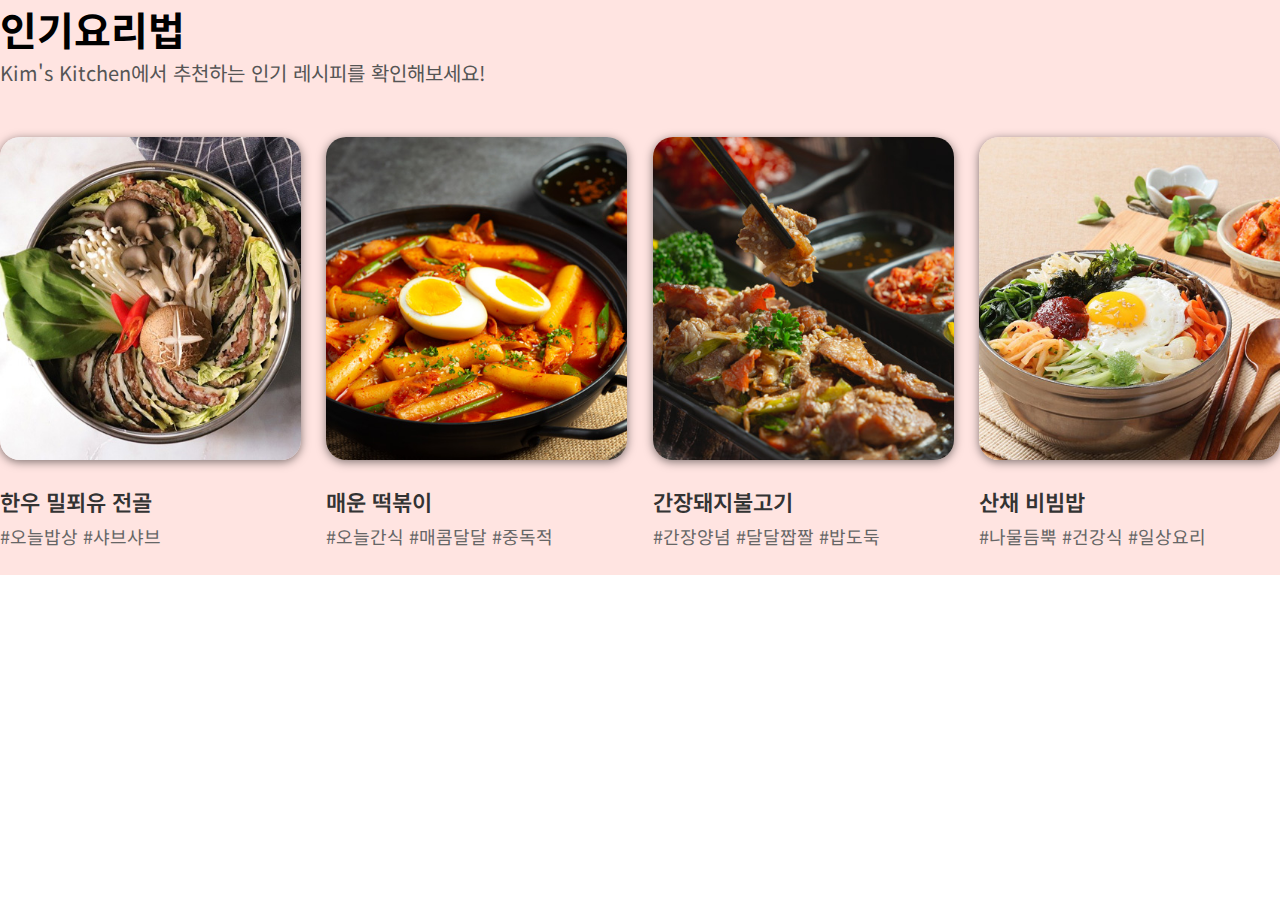
<file: index.html>
<!DOCTYPE html>
<html lang="ko">

<head>
    <meta charset="UTF-8">
    <title>layout_example</title>
    <link href="https://fonts.googleapis.com/css2?family=Noto+Sans+KR:wght@100..900&display=swap" rel="stylesheet">

    <link rel="stylesheet" href="css/01guide_layout_example.css">
</head>

<body>

    <div class="container">

        <div class="recipe">

            <div class="title">
                <h2>인기요리법</h2>
                <p>Kim's Kitchen에서 추천하는 인기 레시피를 확인해보세요!</p>
            </div>

            <div class="content clear">

                <div class="box">
                    <img src="img/example1/shabu_1.jpg" alt="한우밀푀유전골">

                    <h3><a href="detail/recipe-detail-1.html" target="_blank">한우 밀푀유 전골</a></h3>
                    <p>#오늘밥상 #샤브샤브</p>
                </div>

                <div class="box">
                    <img src="img/example1/tteokbokki_1.jpg" alt="떡볶이">

                    <h3><a href="detail/recipe-detail-2.html" target="_blank">매운 떡볶이</a></h3>
                    <p>#오늘간식 #매콤달달 #중독적</p>
                </div>

                <div class="box">
                    <img src="img/example1/bulgogi_1.jpg" alt="간장돼지불고기">

                    <h3><a href="detail/recipe-detail-3.html">간장돼지불고기</a></h3>
                    <p>#간장양념 #달달짭짤 #밥도둑</p>
                </div>

                <div class="box">
                    <img src="img/example1/bibimbap_1.jpg" alt="비빔밥">

                    <h3><a href="detail/recipe-detail-4.html">산채 비빔밥</a></h3>
                    <p>#나물듬뿍 #건강식 #일상요리</p>
                </div>

                <!-- !!추가!! -->
<!-- 
                <div class="box">
                    <img src="img/example1/shabu_1.jpg" alt="한우밀푀유전골">

                    <h3><a href="#">한우 밀푀유 전골</a></h3>
                    <p>#오늘밥상 #샤브샤브</p>
                </div>

                <div class="box">
                    <img src="img/example1/tteokbokki_1.jpg" alt="떡볶이">

                    <h3><a href="#">매운 떡볶이</a></h3>
                    <p>#오늘간식 #매콤달달 #중독적</p>
                </div>

                <div class="box">
                    <img src="img/example1/bulgogi_1.jpg" alt="간장돼지불고기">

                    <h3><a href="#">간장돼지불고기</a></h3>
                    <p>#간장양념 #달달짭짤 #밥도둑</p>
                </div>

                <div class="box">
                    <img src="img/example1/bibimbap_1.jpg" alt="비빔밥">

                    <h3><a href="#">산채 비빔밥</a></h3>
                    <p>#나물듬뿍 #건강식 #일상요리</p>
                </div>

                <div class="box">
                    <img src="img/example1/shabu_1.jpg" alt="한우밀푀유전골">

                    <h3><a href="#">한우 밀푀유 전골</a></h3>
                    <p>#오늘밥상 #샤브샤브</p>
                </div>

                <div class="box">
                    <img src="img/example1/tteokbokki_1.jpg" alt="떡볶이">

                    <h3><a href="#">매운 떡볶이</a></h3>
                    <p>#오늘간식 #매콤달달 #중독적</p>
                </div>

                <div class="box">
                    <img src="img/example1/bulgogi_1.jpg" alt="간장돼지불고기">

                    <h3><a href="#">간장돼지불고기</a></h3>
                    <p>#간장양념 #달달짭짤 #밥도둑</p>
                </div>

                <div class="box">
                    <img src="img/example1/bibimbap_1.jpg" alt="비빔밥">

                    <h3><a href="#">산채 비빔밥</a></h3>
                    <p>#나물듬뿍 #건강식 #일상요리</p>
                </div> -->

                <!-- ::after / float 해제 -->

            <!-- </div> -->
        </div>
    </div>
</body>

</html>
</file>
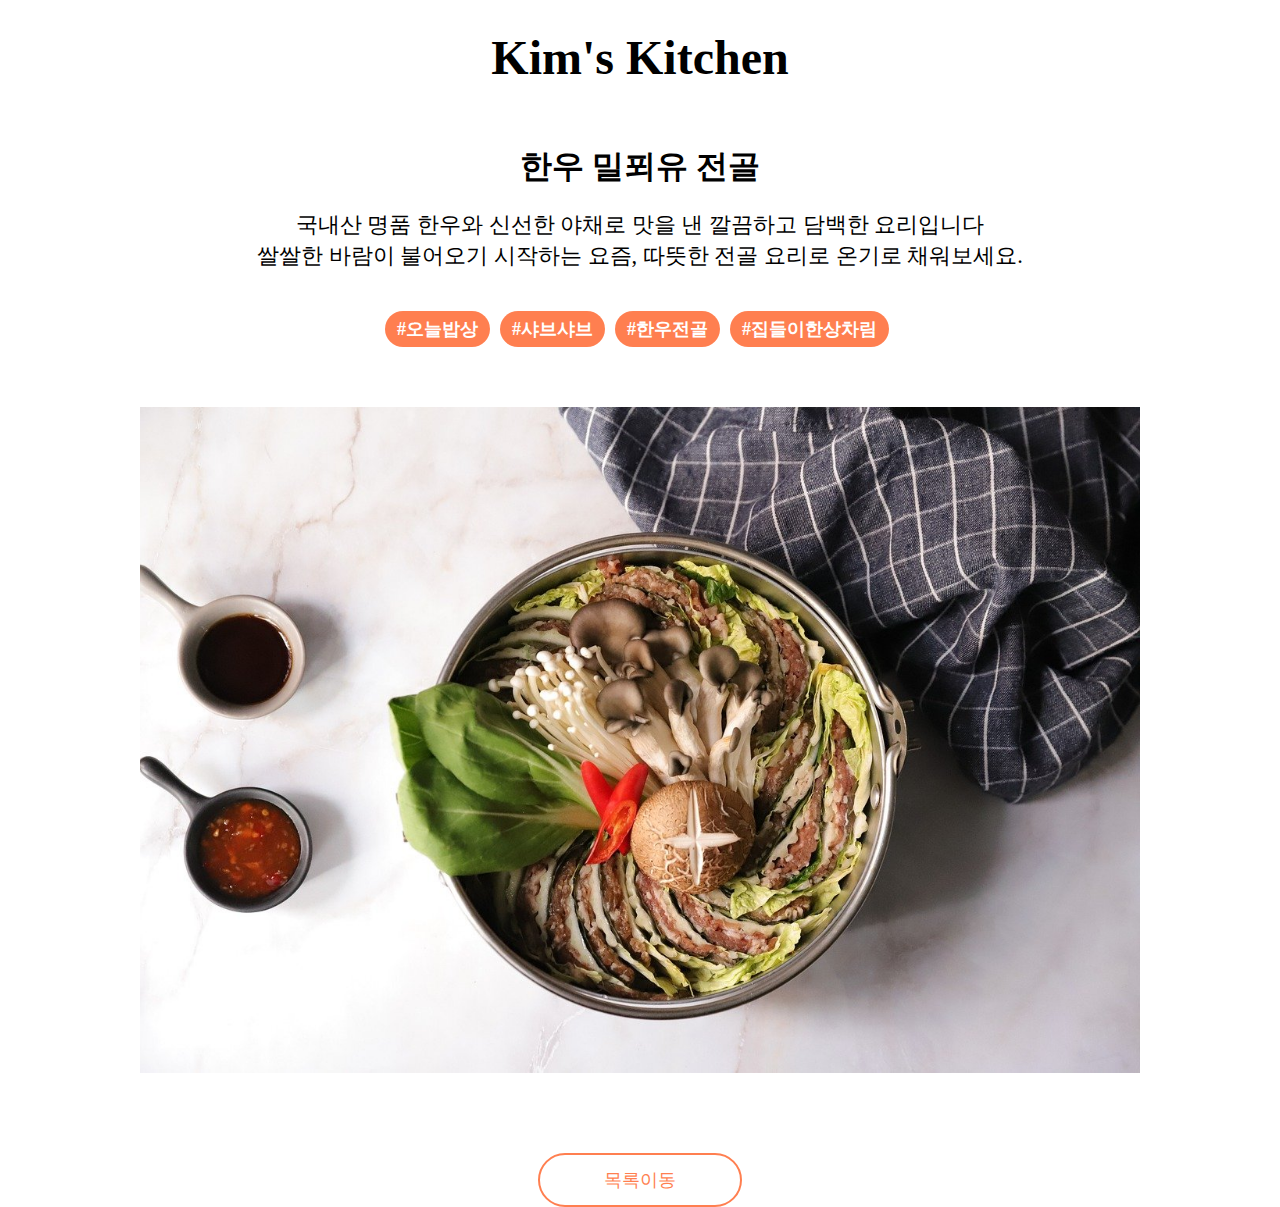
<file: detail/recipe-detail-1.html>
<!DOCTYPE html>
<html lang="ko">

<head>
    <meta charset="UTF-8">
    <title>레시피 | 한우 밀푀유 전골</title>
    <link rel="stylesheet" href="css/recipe-detail.css">
</head>

<body>
    <h1 class="logo">Kim's Kitchen</h1>

    <div class="detail-content">

        <div class="title">

            <h2>한우 밀푀유 전골</h2>

            <p class="des">
                국내산 명품 한우와 신선한 야채로 맛을 낸 깔끔하고 담백한 요리입니다<br>
                쌀쌀한 바람이 불어오기 시작하는 요즘, 따뜻한 전골 요리로 온기로 채워보세요.
            </p>


            <p class="keyword">
                <span>#오늘밥상</span>
                <span>#샤브샤브</span>
                <span>#한우전골</span>
                <span>#집들이한상차림</span>
            </p>
        </div>


        <div class="main-img">
            <img src="../img/example1/shabu_detail.jpg" alt="한우 밀푀유전골 상차림">
        </div>
        <a href="../index.html" class="back">목록이동</a>

    </div>
</body>

</html>
</file>
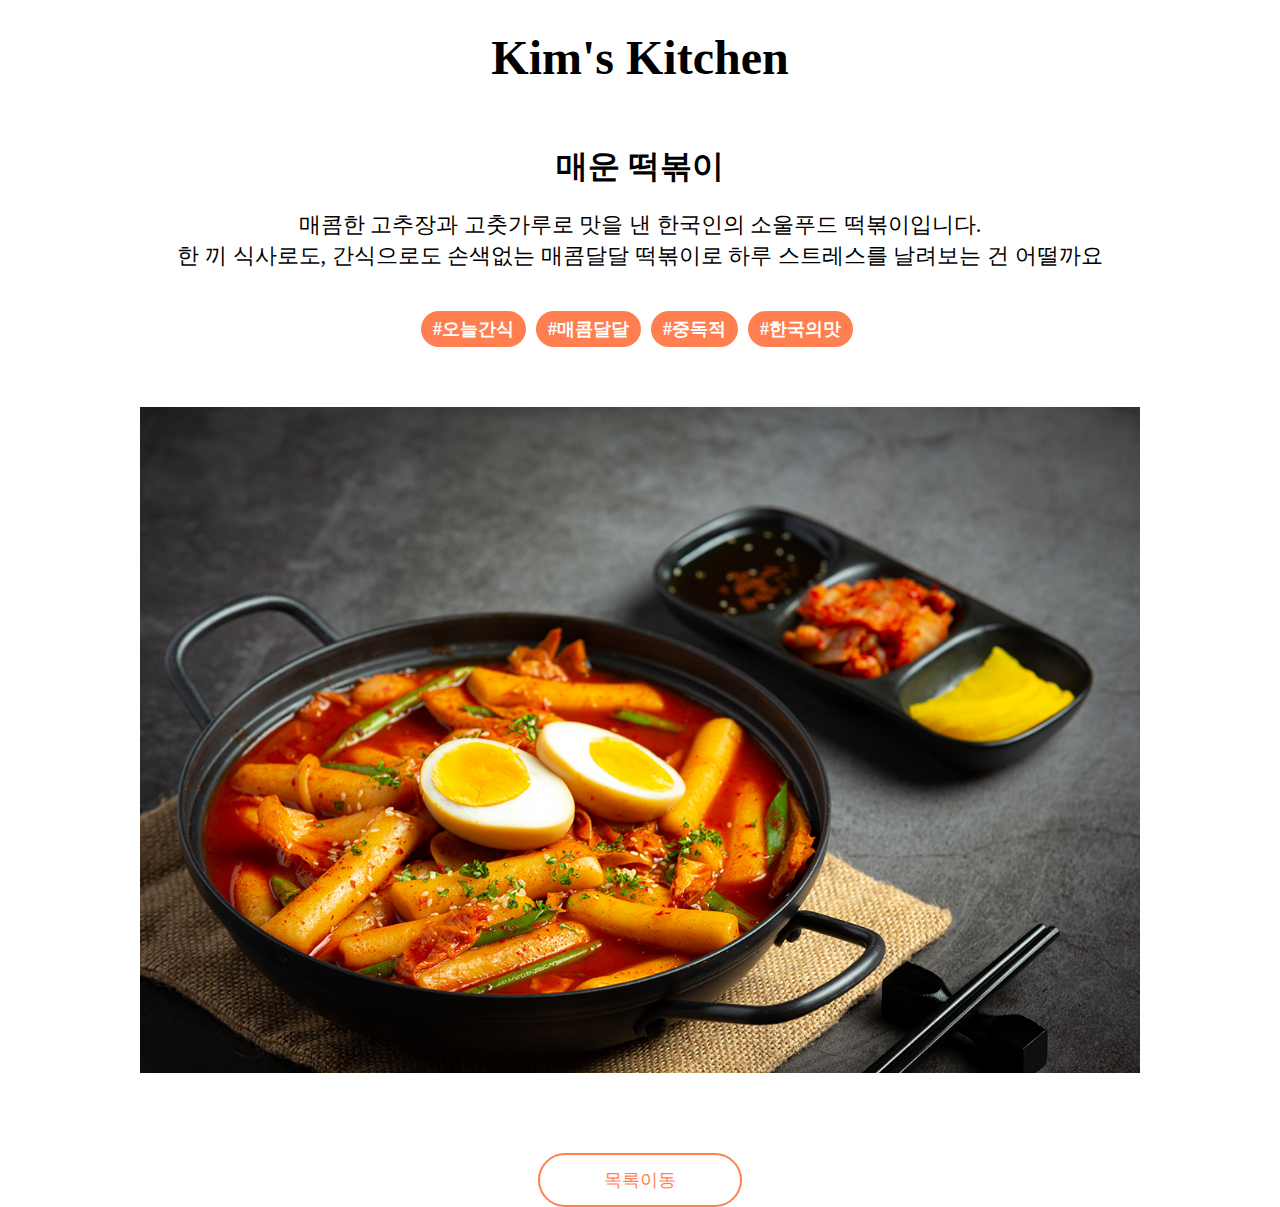
<file: detail/recipe-detail-2.html>
<!DOCTYPE html>
<html lang="ko">

<head>
    <meta charset="UTF-8">
    <title>레시피 | 매운 떡볶이</title>
    <link rel="stylesheet" href="css/recipe-detail.css">
</head>

<body>
    <h1 class="logo">Kim's Kitchen</h1>

    <div class="detail-content">

        <div class="title">

            <h2>매운 떡볶이</h2>

            <p class="des">
                매콤한 고추장과 고춧가루로 맛을 낸 한국인의 소울푸드 떡볶이입니다.<br>
                한 끼 식사로도, 간식으로도 손색없는 매콤달달 떡볶이로 하루 스트레스를 날려보는 건 어떨까요
            </p>


            <p class="keyword">
                <span>#오늘간식</span>
                <span>#매콤달달</span>
                <span>#중독적</span>
                <span>#한국의맛</span>
            </p>
        </div>


        <div class="main-img">
            <img src="../img/example1/tteokbokko_detail.jpg" alt="매운 떡볶이 상차림">
        </div>
        <a href="/index.html" class="back">목록이동</a>

    </div>
</body>

</html>
</file>
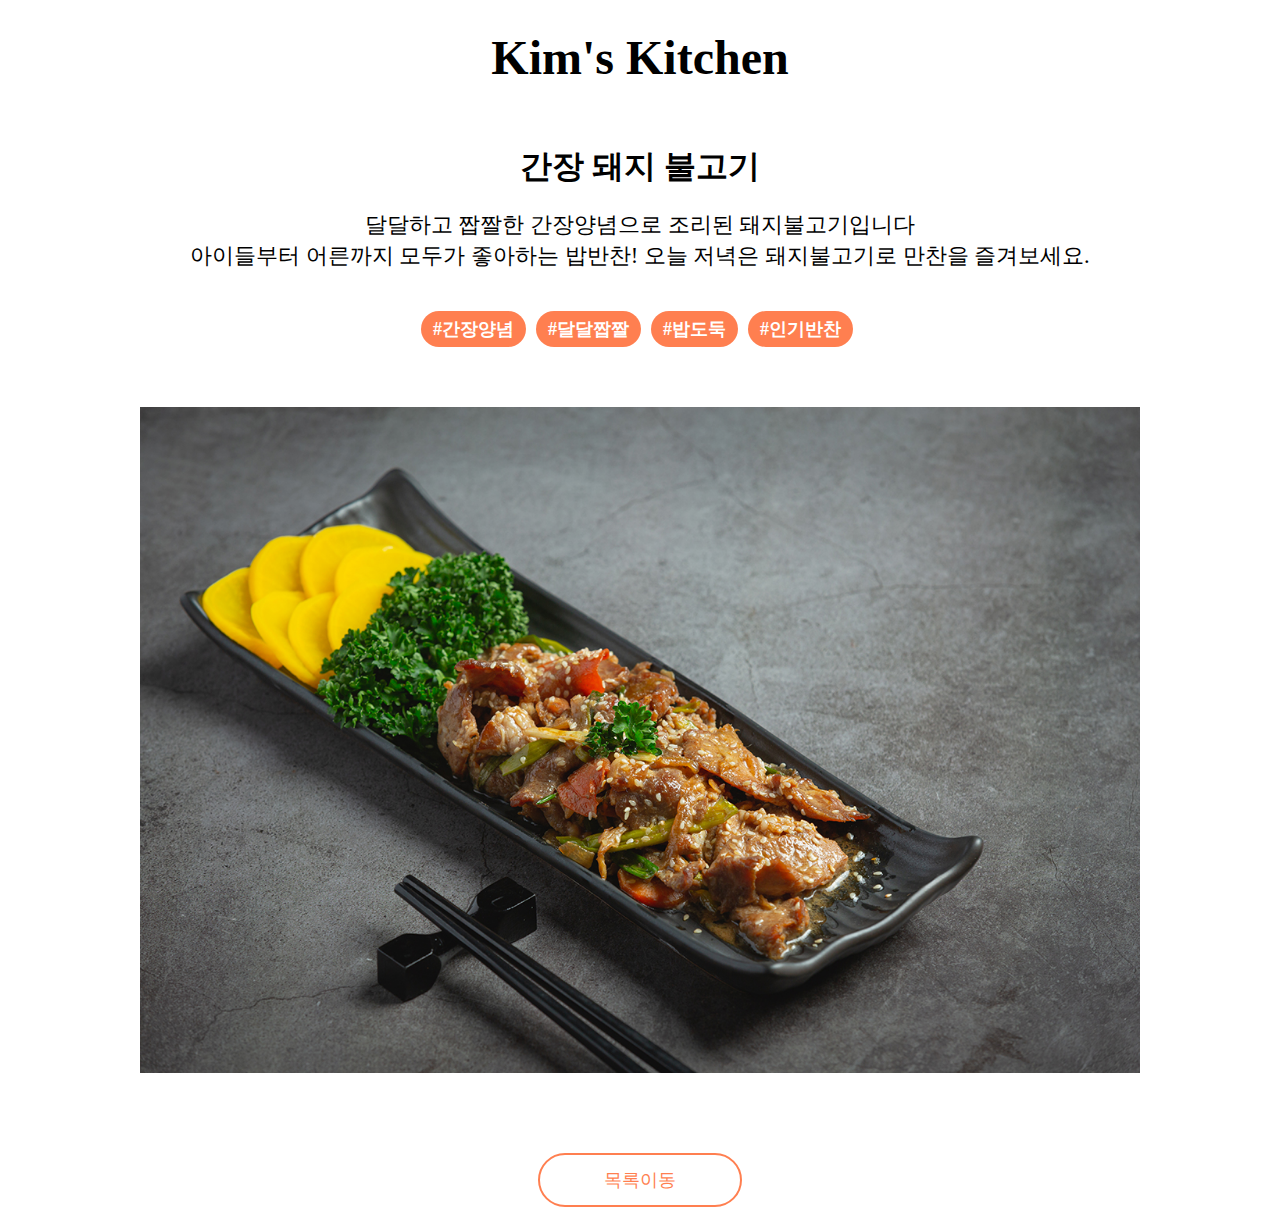
<file: detail/recipe-detail-3.html>
<!DOCTYPE html>
<html lang="ko">

<head>
    <meta charset="UTF-8">
    <title>레시피 | 간장 돼지 불고기</title>
    <link rel="stylesheet" href="css/recipe-detail.css">
</head>

<body>
    <h1 class="logo">Kim's Kitchen</h1>

    <div class="detail-content">

        <div class="title">

            <h2>간장 돼지 불고기</h2>

            <p class="des">
                달달하고 짭짤한 간장양념으로 조리된 돼지불고기입니다<br>
                아이들부터 어른까지 모두가 좋아하는 밥반찬! 오늘 저녁은 돼지불고기로 만찬을 즐겨보세요.
            </p>


            <p class="keyword">
                <span>#간장양념</span>
                <span>#달달짭짤</span>
                <span>#밥도둑</span>
                <span>#인기반찬</span>
            </p>
        </div>


        <div class="main-img">
            <img src="../img/example1/bulgogi_detail.jpg" alt="간장 돼지 불고기 상차림">
        </div>
        <a href="/kims/" class="back">목록이동</a>

    </div>
</body>

</html>
</file>
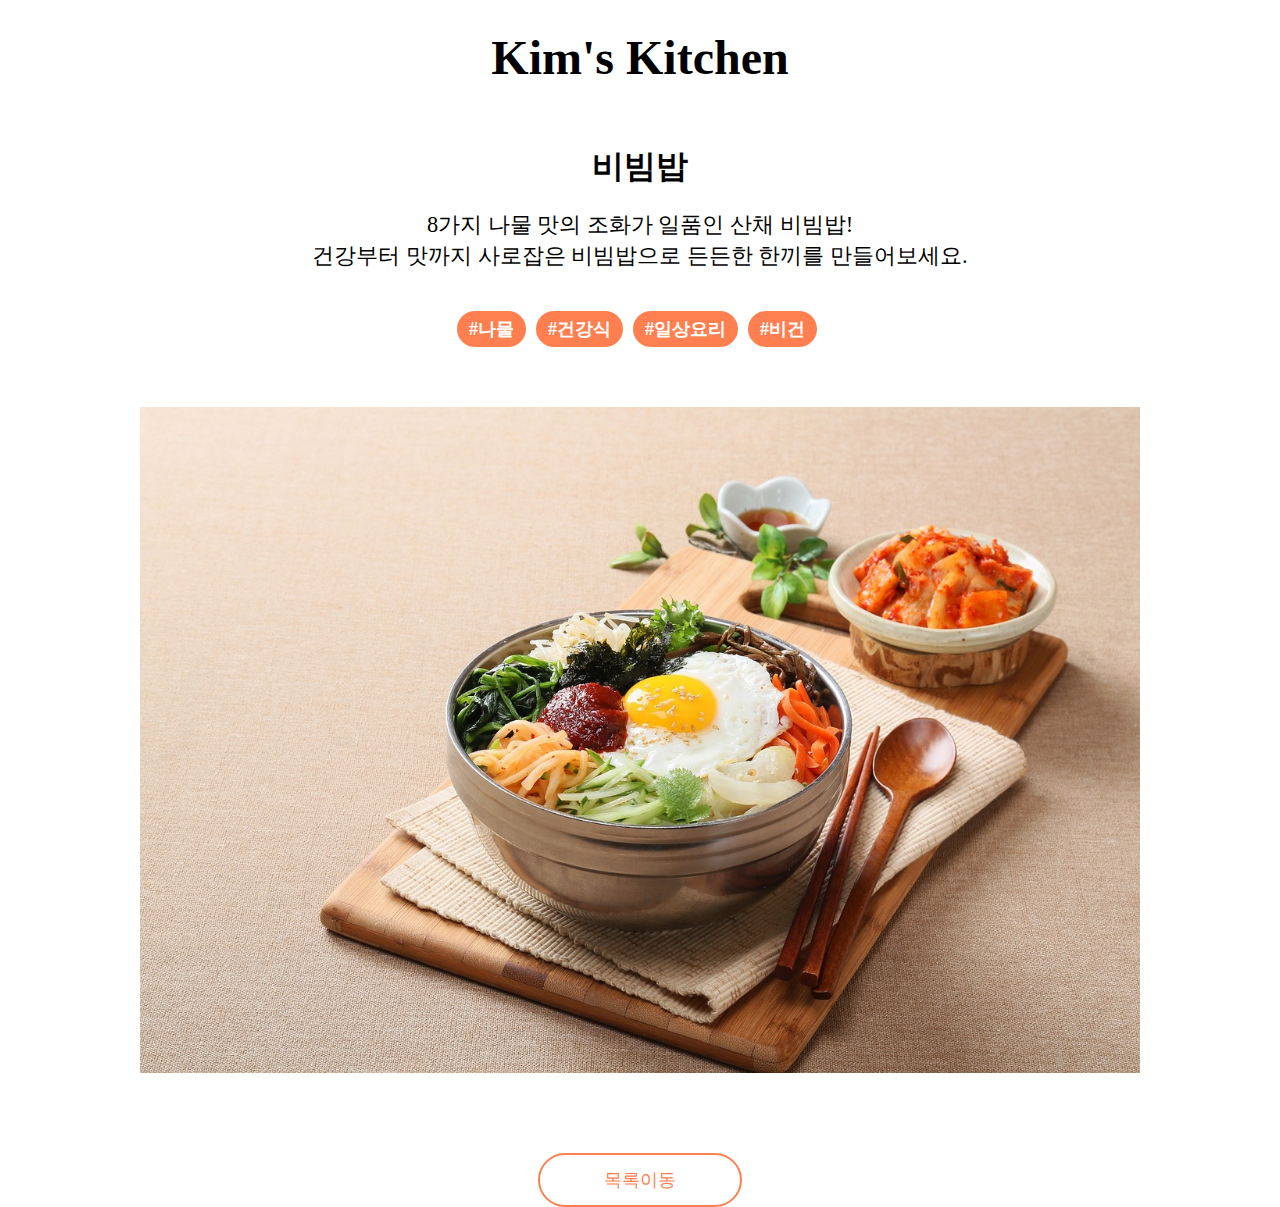
<file: detail/recipe-detail-4.html>
<!DOCTYPE html>
<html lang="ko">

<head>
    <meta charset="UTF-8">
    <title>레시피 | 비빔밥</title>
    <link rel="stylesheet" href="css/recipe-detail.css">
</head>

<body>
    <h1 class="logo">Kim's Kitchen</h1>

    <div class="detail-content">

        <div class="title">

            <h2>비빔밥</h2>

            <p class="des">
                8가지 나물 맛의 조화가 일품인 산채 비빔밥!<br>
                건강부터 맛까지 사로잡은 비빔밥으로 든든한 한끼를 만들어보세요.
            </p>


            <p class="keyword">
                <span>#나물</span>
                <span>#건강식</span>
                <span>#일상요리</span>
                <span>#비건</span>
            </p>
        </div>


        <div class="main-img">
            <img src="../img/example1/bibimbap_detail.jpg" alt="비빔밥 상차림">
        </div>
        <a href="/kims/index.html" class="back">목록이동</a>

    </div>
</body>

</html>
</file>
<file: css/01guide_layout_example.css>
@charset "UTF-8";

/* reset ********************************************************************************/

* {
    margin: 0;
    padding: 0;
}

ul, ol {
    list-style: none;
}

a {
     text-decoration: none;
}
h1, h2, h3, h4, h5, h6 {
    font-size: 100%;
    font-weight: normal; /* normal의 크기는 400 */
}

/* 공통으로 사용할 디자인 */
/* float 해제를 위한 클래스 */
.clear::after {
    content: "";
    display: block;
    clear:both;
}

body {
    font-family: "Noto Sans KR", sans-serif;
    font-weight: 400;
}

.container {
    background-color:mistyrose;
    padding 100px;
}

.recipe {
    width: 1280px;
    margin: 0 auto;
   /*  outline: 2px solid red; */
}

.recipe .title {
    /* background-color: chartreuse; */
    margin-bottom: 50px;
    
}

.recipe .title h2 {
    font-size: 40px;
    font-weight: 700;
}

.recipe .title p {
    font-size: 20px;
    color: #555;
}

.recipe .content {
   /* background-color: skyblue; */
 
}
/* float된 요소에 width값이 설정되지 않았을 경우,
내용만큼의 너비(width)를 갖는다! */

.recipe .content .box 
 {
    /* outline: 2px solid blue; */
    margin-bottom: 2%;
    float: left;
    
    /* 1)전체 공간의 1/4을 너비로 사용 */
    /*  width: 25%;
    padding: 0 20px;
    box-sizing: border-box;*/
    
    /* 2) 여백을 제외한 너비설정 */
    width: 23.5%;
    /* margin-right: 2%; */
    
}

.recipe .content .box ~ .box {
    margin-left: 2%;
}
.recipe .content .box:nth-child(4n+1){
    margin-left: 0;

}



/* 마지막 요소 여백X */
/* .recipe .content .box:last-child {
    margin-right: 0;
} */

.recipe .content .box img {
    width: 100%;
    border-radius: 20px;
    margin-bottom: 20px;
    box-shadow: 0 2px 10px rgba(0, 0, 0, 0.5)  
}
.recipe .content .box h3{
    font-size:  22px;
    font-weight: 600;
    margin-bottom: 6px;
}
.recipe .content .box h3 a{
    color: #333
}
.recipe .content .box h3 a:hover {
    text-decoration: underline;
    color: tomato;
}
.recipe .content .box p {
    font-size: 18px;
    color: #666;
}
</file>
<file: detail/css/recipe-detail.css>
@charset "utf-8";

/* reset */

* {
    margin: 0;
    padding: 0;
}

a {
    text-decoration: none;
}

h1,h2,h3,h4,h5,h6 {
    font-size: 100%;
}

h1 {
    font-size: 3rem;
    padding: 30px 0;
    text-align: center;
    margin-bottom: 30px;
}

div.detail-content {
    
}

.detail-content .title {
    margin-bottom: 60px;
    text-align: center;
}

.detail-content .title h2 {
    font-size: 2rem;
    margin-bottom: 20px;
}

.detail-content .title .des {
    font-size: 1.4rem;
    margin-bottom: 40px;
}

.detail-content .title .keyword {}
.detail-content .title .keyword span {
    font-size: 18px;
    background-color:coral;
    padding: 6px 12px;
    border-radius: 30px;
    display: inline-block;
    margin-right: 6px;
    font-weight: 600;
    color: #fff;

}

.detail-content .main-img {
    width: 80%;
    max-width: 1000px;
    margin: 0 auto 80px;
}
.detail-content .main-img img {
    width: 100%;
    display: block;
}

.detail-content .back {
    border: 2px solid coral;
    font-size: 18px;
    
    display: block;
    width: 200px;
    height: 50px;
    line-height: 50px;
    border-radius: 50px;
    color: coral;
    margin: 0 auto;
    text-align: center;
}

.detail-content .back:hover {
    background-color: coral;
    color: #fff;
    font-weight: 600;
}
</file>
